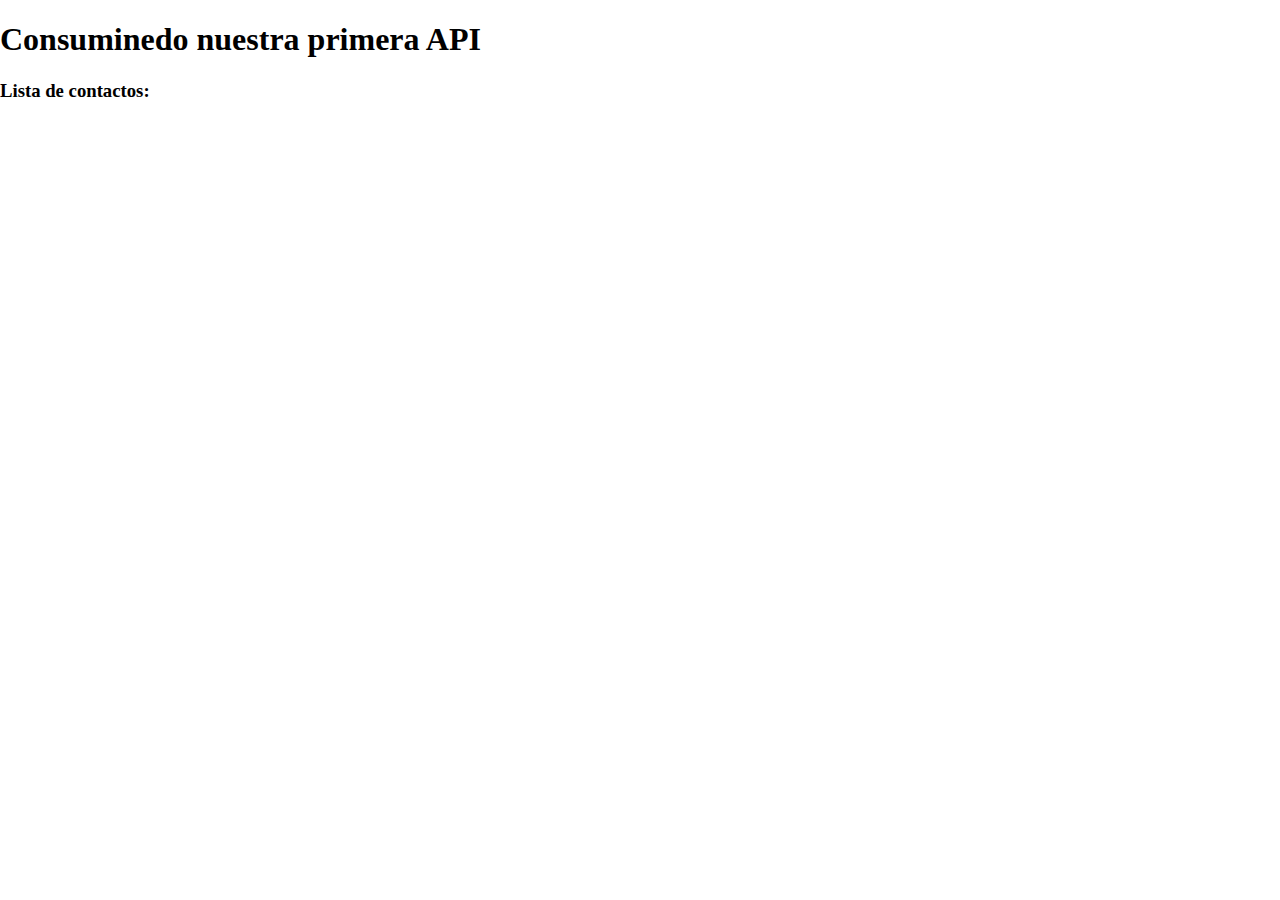
<file: consumir-apis/index.html>
<!DOCTYPE html>
<html lang="en">
<head>
    <meta charset="UTF-8">
    <meta http-equiv="X-UA-Compatible" content="IE=edge">
    <meta name="viewport" content="width=device-width, initial-scale=1.0">
    <link rel="stylesheet" href="./styles/main.css">
    <title>Primera API</title>
</head>
<body>
    <h1>Consuminedo nuestra primera API</h1>
    <h3>Lista de contactos:</h3>
    <ul class="tarjetas-contacto" id="card-list"></ul>
    <script type="module" src="./scripts/main.js"></script>
</body>
</html>
</file>
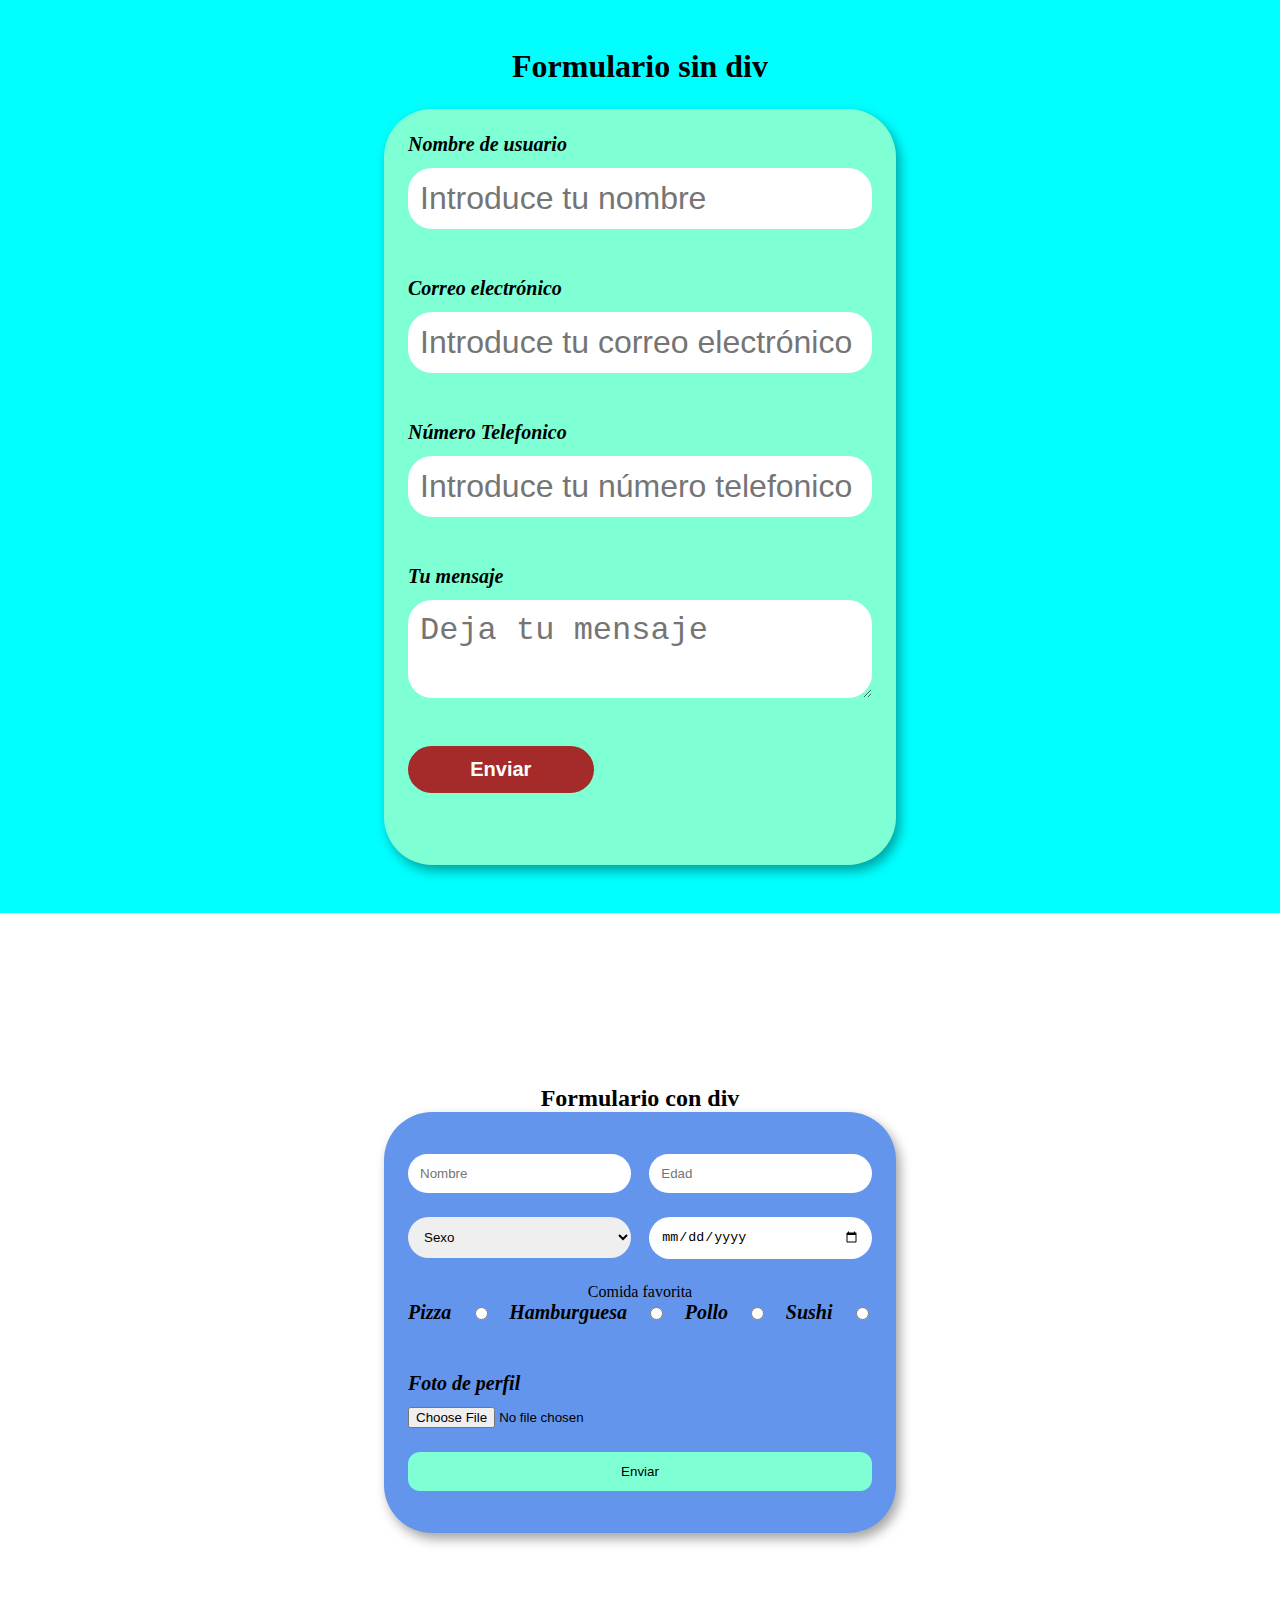
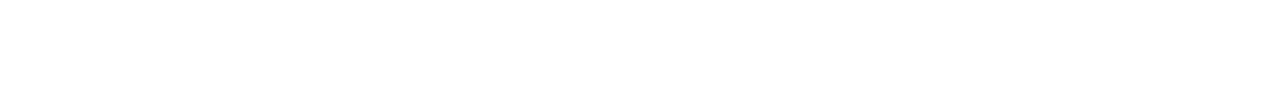
<file: Formularios/index.html>
<!DOCTYPE html>
<html lang="en">
<head>
    <meta charset="UTF-8">
    <meta http-equiv="X-UA-Compatible" content="IE=edge">
    <meta name="viewport" content="width=device-width, initial-scale=1.0">
    <link rel="stylesheet" href="./styles/main.css">
    <title>Formularios</title>
</head>
<body>
    <div class="main-container aqua">
        <div class="aux-div">
            <h1>Formulario sin div</h1>
            <form class="first-form">
                <label for="userName">Nombre de usuario</label>
                <input type="text" name="userName" id="userName" placeholder="Introduce tu nombre">
                <label for="email">Correo electrónico</label>
                <input type="email" name="email" id="email" placeholder="Introduce tu correo electrónico">
                <label for="phone">Número Telefonico</label>
                <input type="tel" name="phone" id="phone" placeholder="Introduce tu número telefonico">
                <label for="message">Tu mensaje</label>
                <textarea name="message" id="message" placeholder="Deja tu mensaje"></textarea>
                <input type="submit" value="Enviar">
            </form>
        </div>
    </div>
    <div class="main-container">
        <h2>Formulario con div</h2>
        <form class="second-form">
            <div>
                <input type="text" name="name" placeholder="Nombre">
                <input type="number" name="age" placeholder="Edad">
            </div>
            <div>
                <select name="sex">
                    <option value="" selected disabled>Sexo</option>
                    <option value="male">Hombre</option>
                    <option value="women">Mujer</option>
                </select>
                <input type="date" name="nacimiento">
            </div>
            <div class="comida">
                Comida favorita
                <div>
                    <label for="pizza">Pizza</label>
                    <input type="radio" name="pizza" >
                    <label for="hamburguesa">Hamburguesa</label>
                    <input type="radio" name="hamburguesa">
                    <label for="pollo">Pollo</label>
                    <input type="radio" name="pollo">
                    <label for="sushi">Sushi</label>
                    <input type="radio" name="sushi">
                </div>
            </div>
            <label for="foto">Foto de perfil</label>
            <input type="file" name="foto">
            <input type="submit" value="Enviar">
        </form>
    </div>
</body>
</html>
</file>
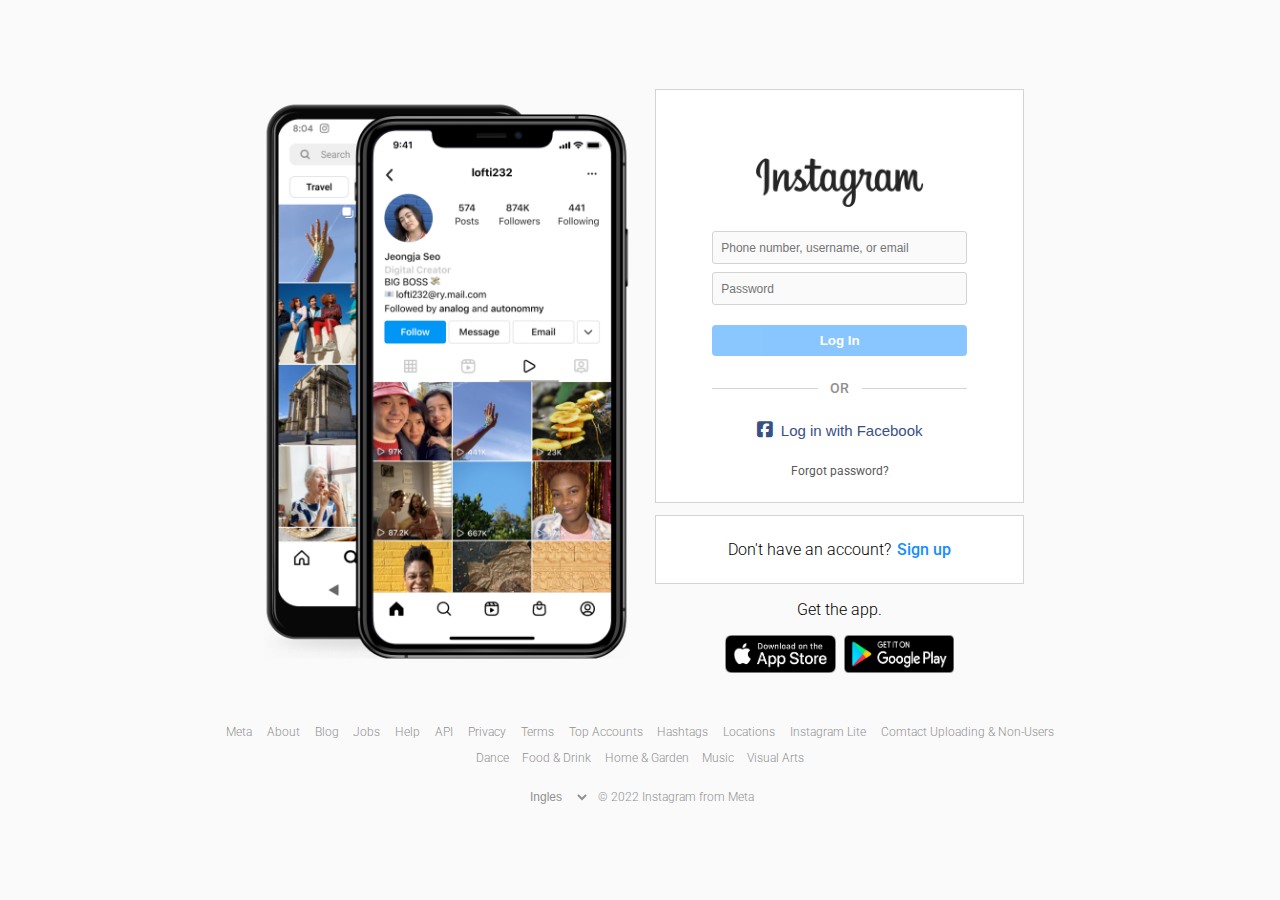
<file: insta-clon/index.html>
<!DOCTYPE html>
<html lang="en">
<head>
    <meta charset="UTF-8">
    <meta http-equiv="X-UA-Compatible" content="IE=edge">
    <meta name="viewport" content="width=device-width, initial-scale=1.0">
    <link rel="preconnect" href="https://fonts.googleapis.com">
    <link rel="preconnect" href="https://fonts.gstatic.com" crossorigin>
    <link href="https://fonts.googleapis.com/css2?family=Roboto:ital,wght@0,100;0,300;0,400;0,500;0,700;0,900;1,100;1,300;1,400;1,500;1,700;1,900&display=swap" rel="stylesheet">
    <link rel="stylesheet" href="https://cdnjs.cloudflare.com/ajax/libs/font-awesome/6.1.2/css/all.min.css">
    <link rel="stylesheet" href="./css/main.css">
    <title>Instagram clon</title>
</head>
<body>
    <main>
        <div class="main-container">
            <div class="green">
                <div class="image-container">
                    <img src="./assets/Screen Shot 2022-08-09 at 20.35.06.png" alt="telefonos">
                </div>
                <div class="form-container">
                    <form>
                        <img src="./assets/d2529dbef8ed.png" alt="insta logo">
                        <input type="text" name="user" placeholder="Phone number, username, or email">
                        <input type="password" name="pass" placeholder="Password">
                        <input type="submit" value="Log In" disabled>
                        <div class="divider">
                            <div class="line"></div>
                            <p class="or">OR</>
                            <div class="line"></div>
                        </div>
                        <button class="login-facebook">
                            <i class="fa-brands fa-square-facebook"></i>
                            Log in with Facebook
                        </button>
                        <a href="#">Forgot password?</a>
                    </form>
                    <div class="create-account">
                        <p>Don't have an account?</p>
                        <a href="#">Sign up</a>
                    </div>
                    <p class="get-app">
                        Get the app.
                    </p>
                    <div class="store-icons">
                        <a href="#" class="store-icon">
                            <img src="./assets/appstore.png" alt="appstore" >
                        </a>
                        <a href="#" class="store-icon">
                            <img src="./assets/playstore.png" alt="playstore">
                        </a>
                    </div>
                </div>
            </div>
            <footer>
                <div>
                    <a href="#">Meta</a>
                    <a href="#">About</a>
                    <a href="#">Blog</a>
                    <a href="#">Jobs</a>
                    <a href="#">Help</a>
                    <a href="#">API</a>
                    <a href="#">Privacy</a>
                    <a href="#">Terms</a>
                    <a href="#">Top Accounts</a>
                    <a href="#">Hashtags</a>
                    <a href="#">Locations</a>
                    <a href="#">Instagram Lite</a>
                    <a href="#">Comtact Uploading & Non-Users</a>
                </div>
                <div>
                    <a href="#">Dance</a>
                    <a href="#">Food & Drink</a>
                    <a href="#">Home & Garden</a>
                    <a href="#">Music</a>
                    <a href="#">Visual Arts</a>
                </div>
                <div>
                    <select name="language">
                        <option value="Español">Español</option>
                        <option value="Ingles" selected>Ingles</option>
                        <option value="Frances">Frances</option>
                        <option value="Chino">Chino</option>
                        <option value="Arabe">Arabe</option>
                    </select>
                    <p>© 2022 Instagram from Meta</p>
                </div>
            </footer>
        </div>
    </main>
</body>
</html>
</file>
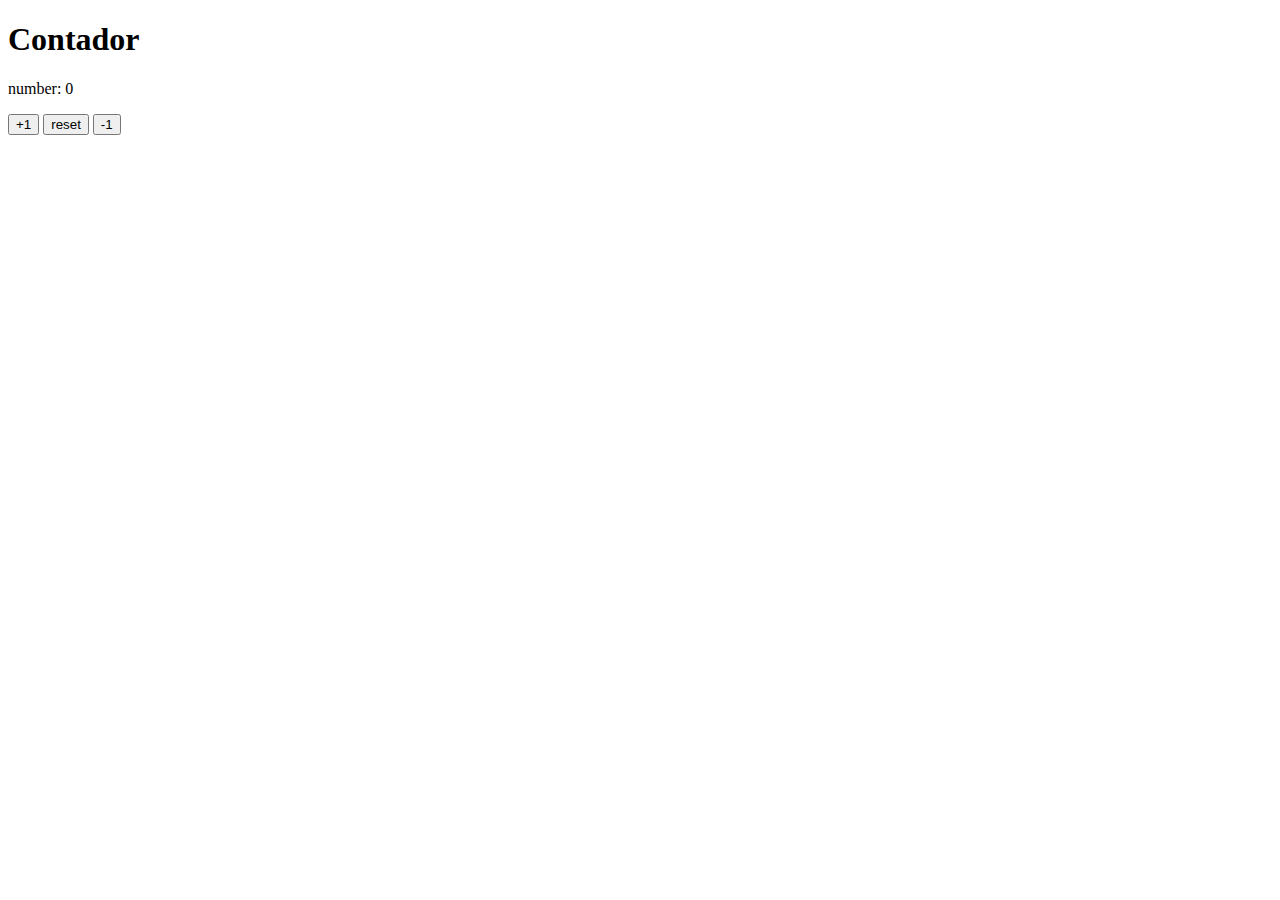
<file: repaso-examen/index.html>
<!DOCTYPE html>
<html lang="en">
<head>
    <meta charset="UTF-8">
    <meta http-equiv="X-UA-Compatible" content="IE=edge">
    <meta name="viewport" content="width=device-width, initial-scale=1.0">
    <title>Document</title>
</head>
<body>
    <h1>Contador</h1>
    <p>
        number: <span id="number"></span>
    </p>
    <button id="add">+1</button>
    <button id="reset">reset</button>
    <button id="sub">-1</button>
    <script type="module" src="./scripts/main.js"></script>
</body>
</html>
</file>
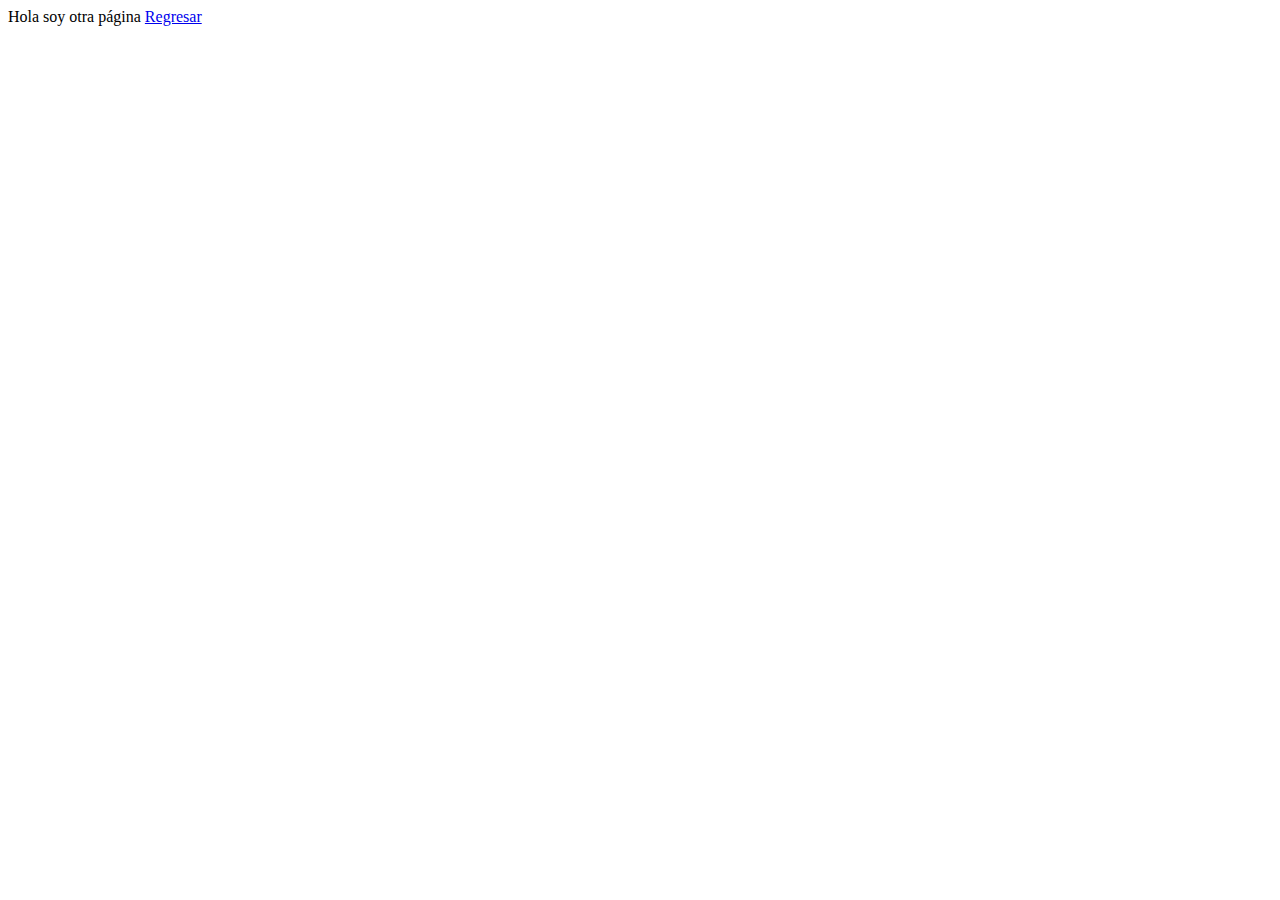
<file: Intro/page.html>
<!DOCTYPE html>
<html lang="en">
<head>
    <meta charset="UTF-8">
    <meta http-equiv="X-UA-Compatible" content="IE=edge">
    <meta name="viewport" content="width=device-width, initial-scale=1.0">
    <title>Document</title>
</head>
<body>
    Hola soy otra página
    <a href="./index.html">Regresar</a>
</body>
</html>
</file>
<file: consumir-apis/styles/main.css>
html {
    box-sizing: border-box;
}
*, *:before, *:after {
    box-sizing: inherit;
}
body {
    padding: 0px;
    margin: 0px;
}
.tarjetas-contacto {
    padding: 0px 68px;
    width: 48%;
    display: flex;
    flex-direction: column;
    align-items: flex-start;
    justify-content: center;
}
.tarjetas-contacto li {
    list-style: none;
    background-color: rgb(238, 238, 238);
    width: 100%;
    margin-bottom: 12px;
    padding: 24px 12px;
    border-radius: 14px;
}
.tarjetas-contacto li h5 {
    margin: 0px;
}
</file>
<file: Formularios/styles/main.css>
html {
    box-sizing: border-box;
}
*, *:before, *:after {
    box-sizing: inherit;
}
body {
    margin: 0px;
    padding: 0px;
}
.aqua {
    background-color: aqua;
}
h1, h2, h3 {
    margin: 0px;
}
.first-form {
    margin-top: 24px;
    display: flex;
    flex-direction: column;
    background-color: aquamarine;
    padding: 24px;
    border-radius: 48px;
    box-shadow: 4px 6px 12px 0px rgba(0,0,0,0.36);
    -webkit-box-shadow: 4px 6px 12px 0px rgba(0,0,0,0.36);
    -moz-box-shadow: 4px 6px 12px 0px rgba(0,0,0,0.36);
    width: 100%;
}
label {
    margin-bottom: 12px;
    font-size: 20px;
    font-weight: 600;
    font-style: italic;
}
.first-form input {
    margin-bottom: 48px;
}
.first-form input[type="text"],
.first-form input[type="email"],
.first-form input[type="tel"],
.first-form textarea {
    font-size: 32px;
    color: brown;
    padding: 12px;
    border-radius: 24px;
    border: none;
}
.first-form input[type="submit"] {
    margin-top: 48px;
    width: 40%;
    border: none;
    border-radius: 24px;
    padding: 12px;
    font-size: 20px;
    background-color: brown;
    color: #fff;
    font-weight: 700;
    transition: all .4s ease-in-out;
}
.first-form input[type="submit"]:hover {
    cursor: pointer;
    background-color: #fff;
    color: brown;
    border: 2px solid brown;
}
.main-container {
    min-height: 88vh;
    display: flex;
    flex-direction: column;
    align-items: center;
    justify-content: center;
}
.aux-div {
    display: flex;
    flex-direction: column;
    width: 40%;
    align-items: center;
    margin: 48px 0;
}
/*Estilos segundo formulario*/
.second-form {
    background-color: cornflowerblue;
    width: 40%;
    padding: 42px 24px;
    border-radius: 48px;
    box-shadow: 4px 6px 12px 0px rgba(0,0,0,0.36);
    -webkit-box-shadow: 4px 6px 12px 0px rgba(0,0,0,0.36);
    -moz-box-shadow: 4px 6px 12px 0px rgba(0,0,0,0.36);
    display: flex;
    flex-direction: column;
}
.second-form div {
    display: flex;
    align-items: center;
    justify-content: space-between;
    margin-bottom: 24px;
}
.second-form div input[type="text"],
.second-form div input[type="number"],
.second-form div input[type="date"],
.second-form div select {
    width: 48%;
    border: none;
    padding: 12px;
    border-radius: 42px;
}
.comida {
    display: flex;
    flex-direction: column;
}
.comida label {
    margin: 0px;
}
.comida div {
    width: 100%;
    display: flex;
    align-items: center;
    justify-content: space-between;
}
.second-form input[type="submit"] {
    margin-top: 24px;
    border: none;
    padding: 12px;
    background-color: aquamarine;
    border-radius: 12px;
}
</file>
<file: insta-clon/css/main.css>
:root {
    --blanco: #fff;
    --rojo: red;
    --body-color: rgb(250, 250, 250);
    --fuente: 'Roboto', sans-serif;
    --borde: 1px  solid #d4d4d4;
    --azul-fb: #385185;
    --azul-boton: #158eff;
}
html {
    box-sizing: border-box;
    margin: 0px;
    padding: 0px;
    font-family: var(--fuente);
}
*, *:before, *:after {
    box-sizing: inherit;
}
body {
    margin: 0px;
    padding: 0px;
    background-color: var(--body-color);
}
main {
    width: 100vw;
    min-height: 100vh;
    display: flex;
    align-items: center;
    justify-content: center;
}
.main-container {
    width: 40%;
    display: flex;
    flex-direction: column;
    align-items: center;
    justify-content: space-between;
}
.green {
    display: flex;
    width: 100%;
    align-items: center;
    justify-content: space-between;
}
.green div {
    width: 48%;
    display: flex;
    align-items: center;
}
.image-container img {
    width: 380px;
}
.form-container {
    flex-direction: column;
}
.form-container form {
    background-color: var(--blanco);
    border: var(--borde);
    padding: 68px 24px 24px 24px;
    width: 100%;
    display: flex;
    flex-direction: column;
    align-items: center;
}
.form-container form img {
    width: 168px;
    margin-bottom: 24px;
}
.form-container form input[type="text"],
.form-container form input[type="password"] {
    background-color: var(--body-color);
    width: 80%;
    border: var(--borde);
    padding: 8px;
    border-radius: 3px;
    margin-bottom: 8px;
}
.form-container form input[type="text"]::placeholder,
.form-container form input[type="password"]::placeholder {
    font-weight: 300;
    font-size: 12px;
}
.form-container form input[type="submit"] {
    background-color: var(--azul-boton);
    color: var(--blanco);
    padding: 8px;
    width: 80%;
    border: none;
    border-radius: 4px;
    font-weight: 600;
    margin-top: 12px;
}
.form-container form input[type="submit"]:disabled {
    opacity: 0.5;
}
.divider {
    width: 80% !important;
    display: flex !important;
    align-items: center !important;
    justify-content: space-between;
    margin-top: 24px;
}
.line {
    height: 1px;
    background-color: #d4d4d4;
    width: 28%;
}
.or {
    width: 20% !important;
    text-align: center;
    margin: 0px;
    color: #919191;
    font-size: 14px;
    font-weight: 500;
}
.login-facebook {
    color: var(--azul-fb);
    border: none;
    background-color: transparent;
    margin-top: 24px;
    font-size: 15px;
    display: flex;
    align-items: center;
    font-weight: 500;
}
.login-facebook i {
    margin-right: 8px;
    font-size: 18px;
}
.login-facebook:hover {
    cursor: pointer;
}
.form-container form a {
    margin-top: 24px;
    text-decoration: none;
    font-weight: 400;
    font-size: 12px;
    color: #5a5959;
}
.create-account {
    background-color: var(--blanco);
    margin-top: 12px;
    border: var(--borde);
    display: flex;
    align-items: center;
    justify-content: center;
    width: 100% !important;
}
.create-account {
    font-weight: 300;
}
.create-account a {
    font-weight: 500;
    color: var(--azul-boton);
    text-decoration: none;
    margin-left: 6px;
    padding: 24px 0;
}
.get-app {
    font-weight: 300;
}
.store-icons {
    display: flex;
    align-items: center;
    justify-content: center;
    width: 100% !important;
}
.store-icon {
   width: 30%;
   padding: 0px;
}
.store-icon:last-of-type {
    margin-left: 8px;
}
.store-icon img {
    width: -webkit-fill-available;
}
footer {
    position: absolute;
    bottom: 48px;
    left: auto;
    right: auto;
    width: 100%;
    display: flex;
    flex-direction: column;
    align-items: center;
    justify-content: center;
}
footer a {
    text-decoration: none;
    color: #919191;
    font-weight: 300;
    font-size: 12px;
}
footer div {
    display: flex;
    align-items: center;
    justify-content: space-between;
    flex-wrap: wrap !important;
    flex-direction: row;
}
footer div:first-of-type {
    width: 828px;
    margin-bottom: 12px;
}
footer div:nth-child(2) {
        width: 328px;
}
footer div:last-of-type {
    margin-top: 24px;
    color: #919191;
    font-weight: 300;
    font-size: 12px;
    width: 228px;
}
footer div select {
    border: none;
    color: #919191;
    font-weight: 300;
    font-size: 12px;
    background-color: transparent;
}
footer div p {
    margin: 0px;
    text-align: center;
}
/*Height media queries*/
@media (max-height: 900px) {
    footer {
        position: initial;
        margin-top: 48px;
        margin-bottom: 48px;
    }
    .green {
        margin-top: 42px;
    }
}

/*Media Queries*/

@media (max-width: 2011px) {
    .main-container {
        width: 50%;
    }
}
@media (max-width: 1601px) {
    .main-container {
        width: 60%;
    }
}
@media (max-width: 1275px) {
    .main-container {
        width: 70%;
    }
}
@media (max-width: 1119px) {
    .main-container {
        width: 80%;
    }
}
@media (max-width: 955px) {
    .main-container {
        width: 88%;
    }
}
@media (max-width: 876px) {
    .green {
        justify-content: center;
    }
    .image-container {
        display: none !important;
    }
}
@media (max-width: 881px) {
    footer div:first-of-type {
        width: 90% !important;
    }
    footer div {
        justify-content: center;
    }
    footer div:first-of-type a {
        margin: 0 12px 12px 0;
    }
    footer div:first-of-type a:last-of-type {
        margin-right: 0px;
    }
    footer div:nth-child(2) {
        width: 40%;
    }
    footer div:nth-child(2) a {
        margin: 0 12px 12px 0;
    }
    footer div:nth-child(2) a:last-of-type {
        margin-right: 0px;
    }
    footer div:last-of-type {
        width: 34%;
    }
    footer div select {
        margin-right: 12px;
    }
}
@media (max-width: 768px) {
    .form-container {
        width: 60% !important;
    }
}
@media (max-width: 673px) {
    footer div select {
        margin-bottom: 12px;
    }
}
@media (max-width: 589px) {
    .form-container {
        width: 80% !important;
    }
}
@media (max-width: 456px) {
    .form-container {
        width: 90% !important;
    }
}
@media (max-width: 446px) {
    .form-container {
        margin-bottom: 48px;
    }
}
@media (max-width: 425px) {
    footer {
        position: initial;
        margin-bottom: 42px;
    }
    .green {
        margin-top: 68px;
    }
}
@media (max-width: 396px) {
    .store-icon {
        width: 40%;
    }
    .form-container {
        width: 100% !important;
    }
}
@media (max-width: 310px) {
    .form-container {
        margin-bottom: 148px;
    }
}
/*Specific screen sizes*/
@media (width: 768px) and (height:1024px) {
    footer {
        position: initial;
        margin-top: 42px;
        margin-bottom: 24px;
    }
}
</file>
